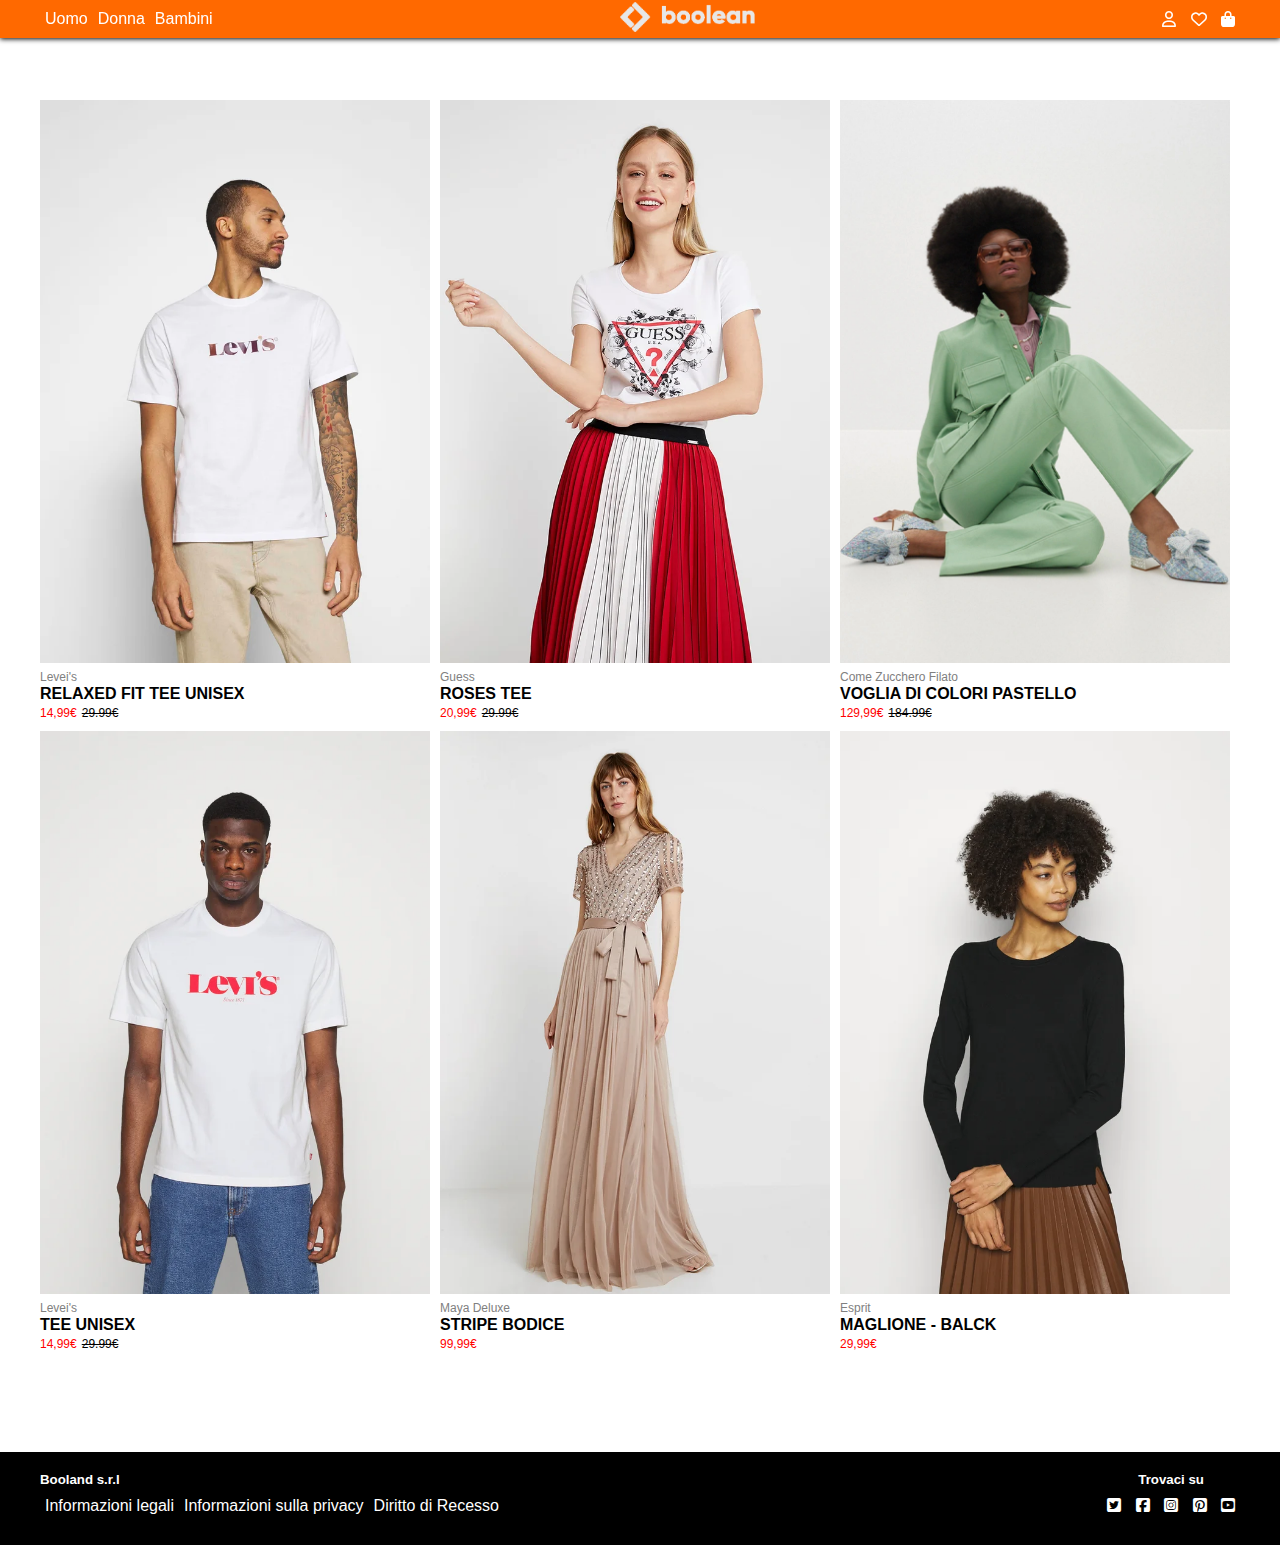
<file: index.html>
<!DOCTYPE html>
<html lang="en">

<head>
  <meta charset="UTF-8">
  <meta name="viewport" content="width=device-width, initial-scale=1.0">
  <link rel="stylesheet" href="https://cdnjs.cloudflare.com/ajax/libs/font-awesome/6.7.2/css/all.min.css"
    integrity="sha512-Evv84Mr4kqVGRNSgIGL/F/aIDqQb7xQ2vcrdIwxfjThSH8CSR7PBEakCr51Ck+w+/U6swU2Im1vVX0SVk9ABhg=="
    crossorigin="anonymous" referrerpolicy="no-referrer" />
  <link rel="stylesheet" href="css/style.css">
  <title>Boolando</title>
</head>

<body>
  <!-- header -->
  <header class="bg-orange position-fixed t-0">
    <div class="container">
      <div class="row space-between align-items">
        <div>
          <nav>
            <ul class="white row">
              <li>Uomo</li>
              <li>Donna</li>
              <li>Bambini</li>
            </ul>
          </nav>
        </div>
        <div>
          <img src="img/boolean-logo.png" alt="Logo" class="h-30">
        </div>
        <div>
          <i class="fa-regular fa-user white"></i>
          <i class="fa-regular fa-heart white"></i>
          <i class="fa-solid fa-bag-shopping white"></i>
        </div>
      </div>
    </div>
  </header>
  <!-- Main -->
  <main>
    <div class="container">
      <div class="card pt-100">
        <div class="col-33"><img src="img/1.webp" alt="1" class="w-100">
          <span class="small-text grey">Levei's</span>
          <h4>relaxed fit tee unisex</h4>
          <span class="small-text red">14,99&euro;</span><span class="sconto small-text">29.99&euro;</span>
        </div>
        <div class="col-33"><img src="img/2.webp" alt="2" class="w-100">
          <span class="small-text grey">Guess</span>
          <h4>roses tee</h4>
          <span class="small-text red">20,99&euro;</span><span class="sconto small-text">29.99&euro;</span>
        </div>
        <div class="col-33"><img src="img/3.webp" alt="3" class="w-100">
          <span class="small-text grey">Come Zucchero Filato</span>
          <h4>Voglia di colori pastello</h4>
          <span class="small-text red">129,99&euro;</span><span class="sconto small-text">184.99&euro;</span>
        </div>
        <div class="col-33"><img src="img/4.webp" alt="4" class="w-100">
          <span class="small-text grey">Levei's</span>
          <h4>tee unisex</h4>
          <span class="small-text red">14,99&euro;</span><span class="sconto small-text">29.99&euro;</span>
        </div>
        <div class="col-33"><img src="img/5.webp" alt="5" class="w-100">
          <span class="small-text grey">Maya Deluxe</span>
          <h4>Stripe bodice</h4>
          <span class="small-text red">99,99&euro;</span>
        </div>
        <div class="col-33"><img src="img/6.webp" alt="6" class="w-100">
          <span class="small-text grey">Esprit</span>
          <h4>maglione - balck</h4>
          <span class="small-text red">29,99&euro;</span>
        </div>
      </div>
    </div>
  </main>
  <!-- Footer -->
  <footer class="bg-black border-bottom white">
    <div class="container">
      <div class="row space-between py-20">
        <div>
          <h5>Booland s.r.l</h5>
          <ul class="row">
            <li>Informazioni legali</li>
            <li>Informazioni sulla privacy</li>
            <li>Diritto di Recesso</li>
          </ul>
        </div>
        <div>
          <h5 class="text-center">Trovaci su</h5>
          <i class="fa-brands fa-square-twitter"></i>
          <i class="fa-brands fa-square-facebook"></i>
          <i class="fa-brands fa-square-instagram"></i>
          <i class="fa-brands fa-square-pinterest"></i>
          <i class="fa-brands fa-square-youtube"></i>

        </div>
      </div>
    </div>

  </footer>
</body>

</html>
</file>
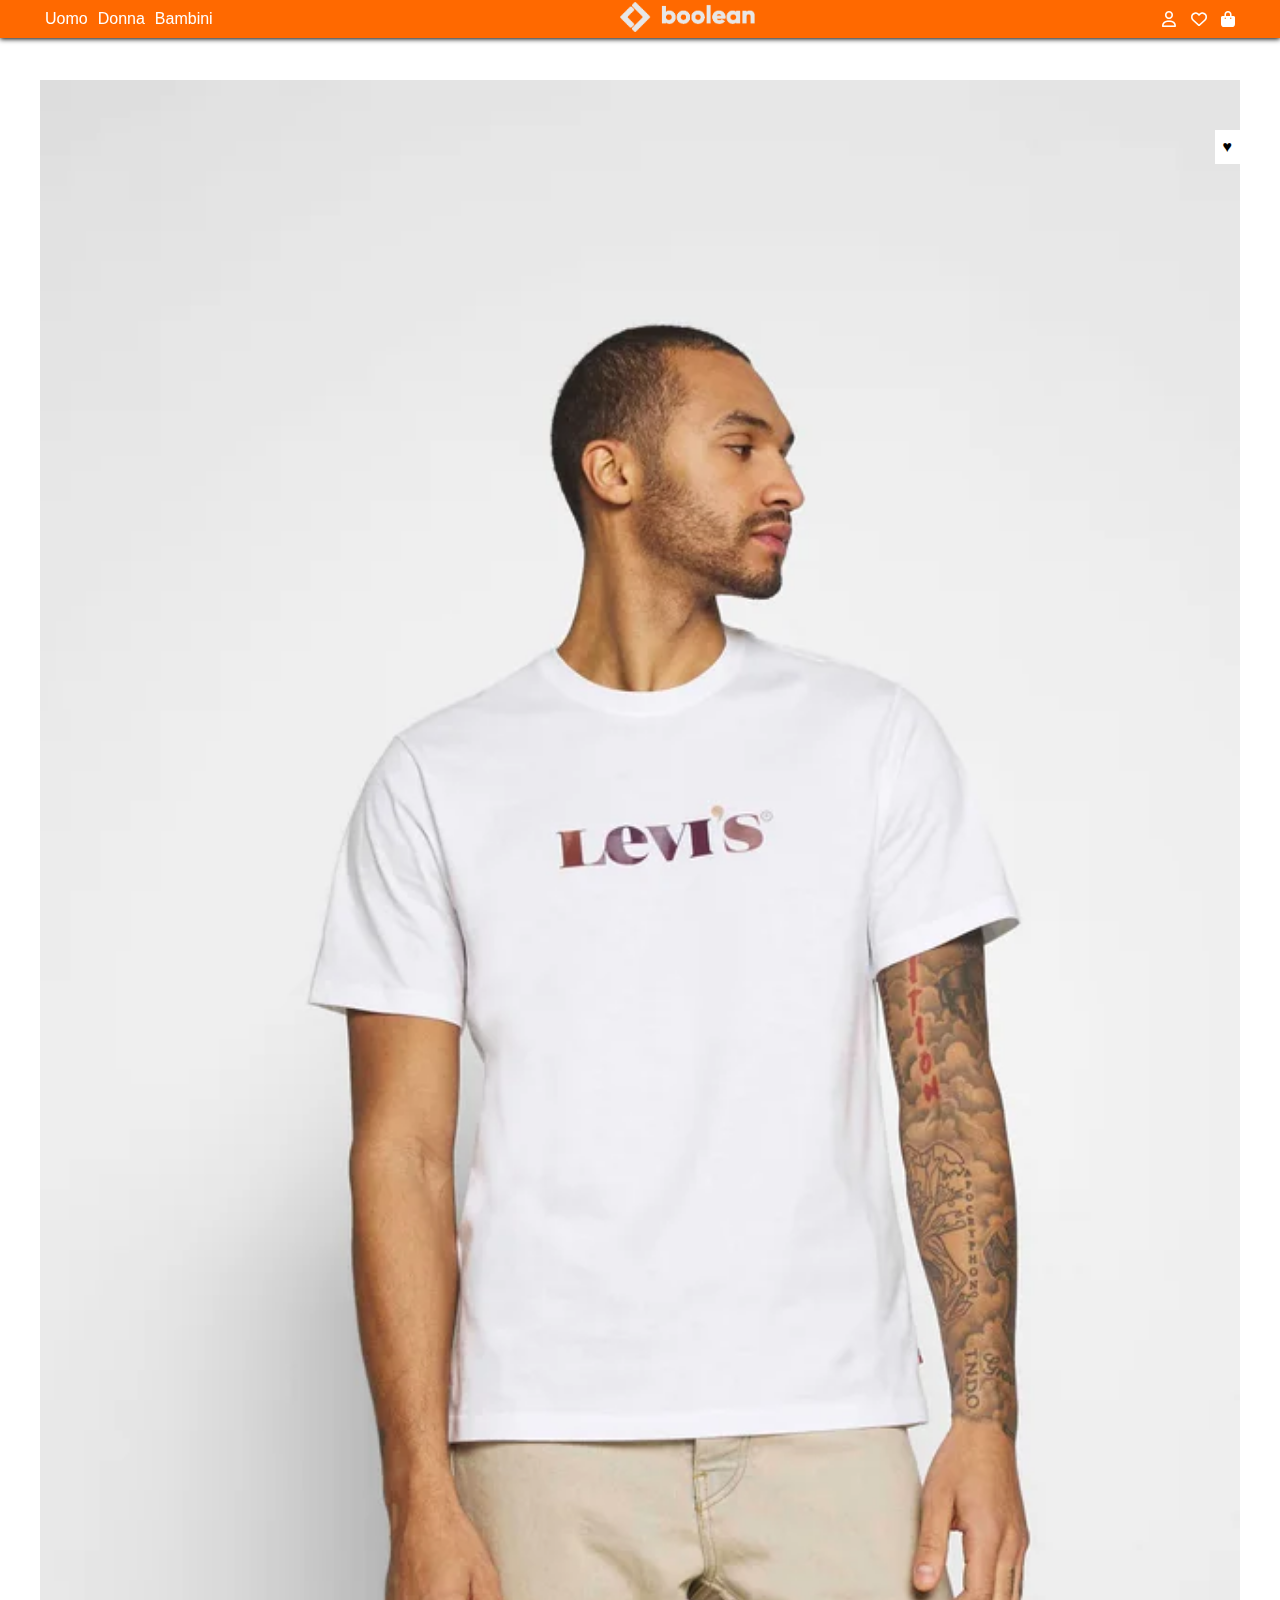
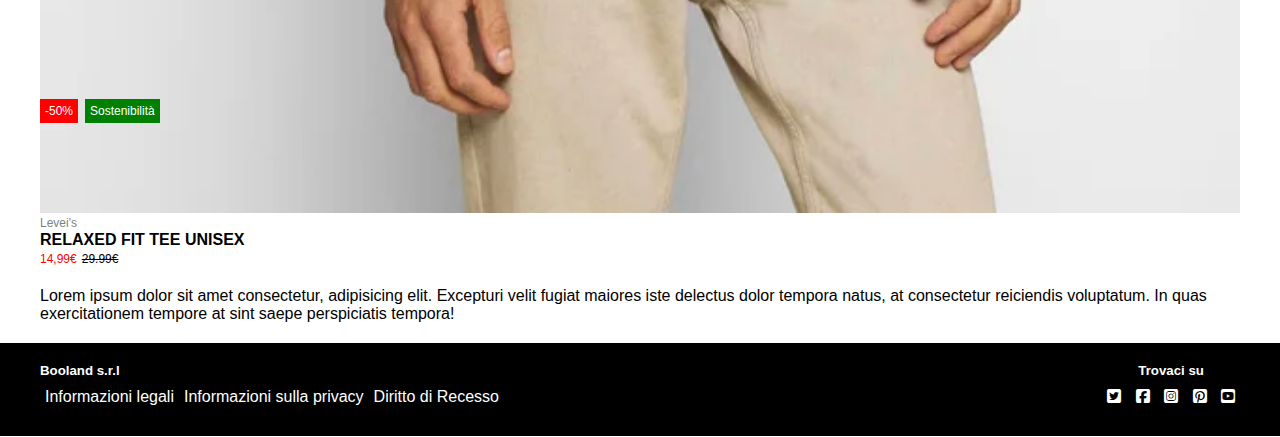
<file: index2.html>
<!DOCTYPE html>
<html lang="en">

<head>
  <meta charset="UTF-8">
  <meta name="viewport" content="width=device-width, initial-scale=1.0">
  <link rel="stylesheet" href="https://cdnjs.cloudflare.com/ajax/libs/font-awesome/6.7.2/css/all.min.css"
    integrity="sha512-Evv84Mr4kqVGRNSgIGL/F/aIDqQb7xQ2vcrdIwxfjThSH8CSR7PBEakCr51Ck+w+/U6swU2Im1vVX0SVk9ABhg=="
    crossorigin="anonymous" referrerpolicy="no-referrer" />
  <link rel="stylesheet" href="css/style.css">
  <title>Relaxed Fit Tee Unisex</title>
</head>

<body>
  <!-- header -->
  <header class="bg-orange position-fixed t-0">
    <div class="container">
      <div class="row space-between align-items">
        <div>
          <nav>
            <ul class="white row">
              <li>Uomo</li>
              <li>Donna</li>
              <li>Bambini</li>
            </ul>
          </nav>
        </div>
        <a href="index.html">
          <img src="img/boolean-logo.png" alt="Logo" class="h-30">
        </a>
        <div>
          <i class="fa-regular fa-user white"></i>
          <i class="fa-regular fa-heart white"></i>
          <i class="fa-solid fa-bag-shopping white"></i>
        </div>
      </div>
    </div>
  </header>
  <!-- main -->
  <main>
    <div class="container">
      <div class="col-100 position-relative h-100">
        <img src="img/1.webp" alt="1" class="w-100 front-img mt-80">
        <img src="img/1b.webp" alt="1b" class="w-100 back-img mt-80">
        <span class="position-absolute bg-red white left-0 bottom-200 p-5 small-text">-50%</span>
        <span class="position-absolute bg-green white left-45 bottom-200 p-5 small-text">Sostenibilità</span>
        <span class="position-absolute bg-white top-50 right-0 p-8 heart">&hearts;</span>
        <span class="small-text grey">Levei's</span>
        <h4>relaxed fit tee unisex</h4>
        <span class="small-text red">14,99&euro;</span><span class="sconto small-text">29.99&euro;</span>
        <p>Lorem ipsum dolor sit amet consectetur, adipisicing elit. Excepturi velit fugiat maiores iste delectus dolor
          tempora natus, at consectetur reiciendis voluptatum. In quas exercitationem tempore at sint saepe perspiciatis
          tempora!</p>
      </div>
    </div>
  </main>
  <!-- footer -->
  <footer class="bg-black border-bottom white">
    <div class="container">
      <div class="row space-between py-20">
        <div>
          <h5>Booland s.r.l</h5>
          <ul class="row">
            <li>Informazioni legali</li>
            <li>Informazioni sulla privacy</li>
            <li>Diritto di Recesso</li>
          </ul>
        </div>
        <div>
          <h5 class="text-center">Trovaci su</h5>
          <i class="fa-brands fa-square-twitter"></i>
          <i class="fa-brands fa-square-facebook"></i>
          <i class="fa-brands fa-square-instagram"></i>
          <i class="fa-brands fa-square-pinterest"></i>
          <i class="fa-brands fa-square-youtube"></i>
        </div>
      </div>
    </div>

  </footer>
</body>

</html>
</file>
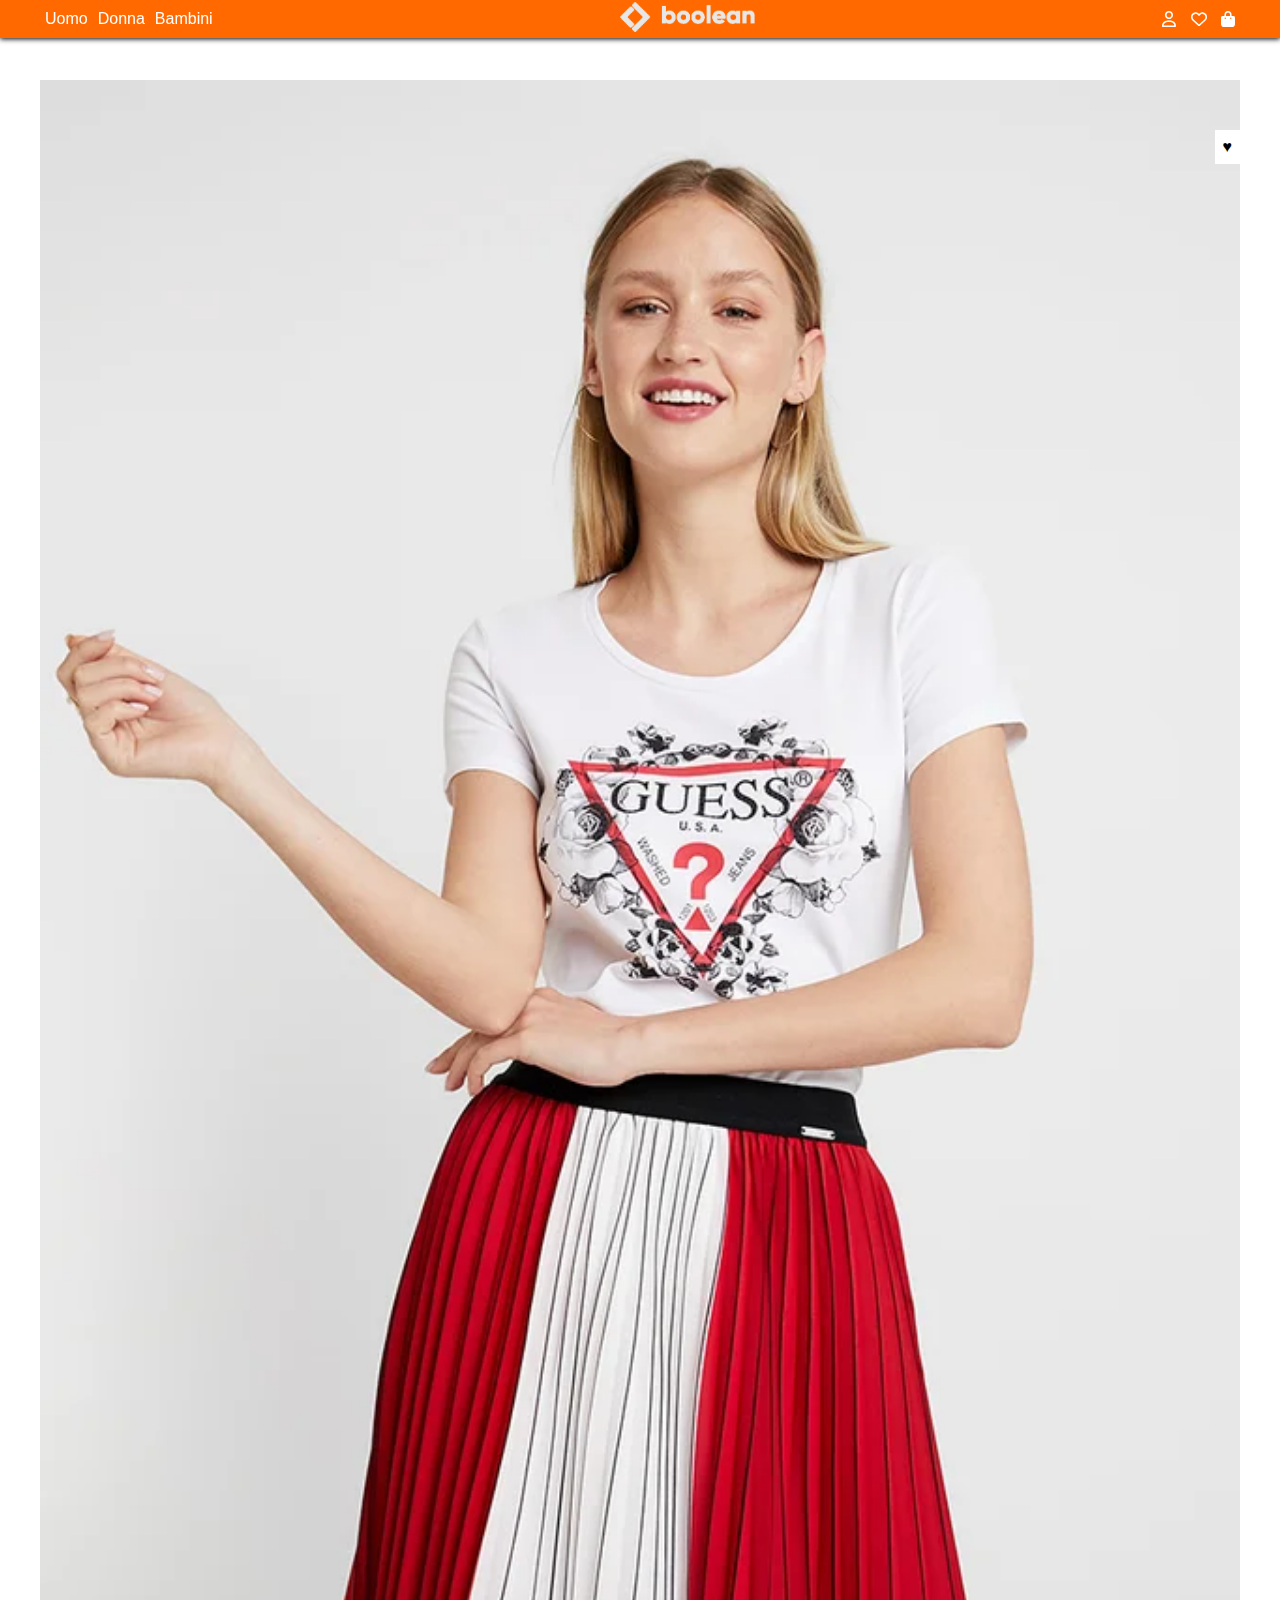
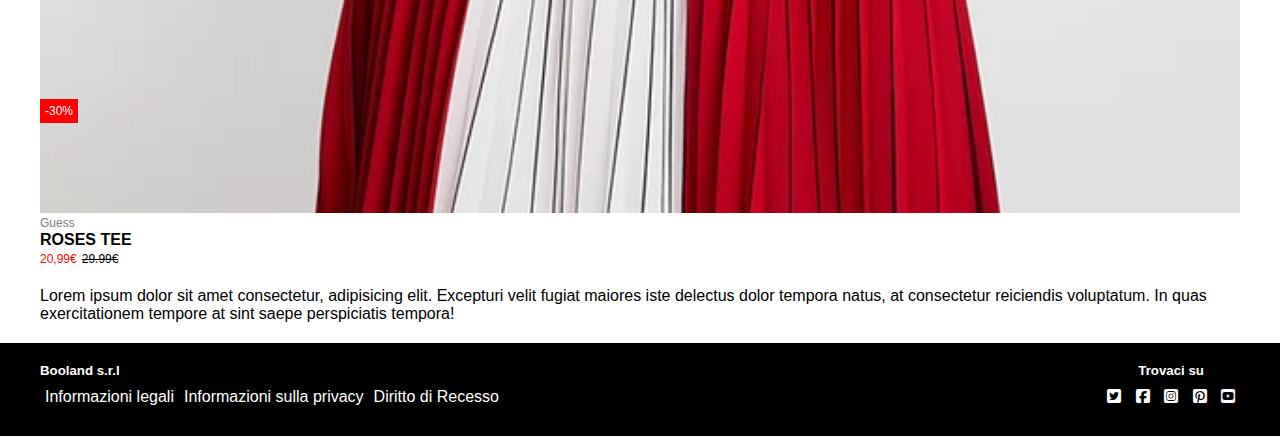
<file: index3.html>
<!DOCTYPE html>
<html lang="en">

<head>
  <meta charset="UTF-8">
  <meta name="viewport" content="width=device-width, initial-scale=1.0">
  <link rel="stylesheet" href="https://cdnjs.cloudflare.com/ajax/libs/font-awesome/6.7.2/css/all.min.css"
    integrity="sha512-Evv84Mr4kqVGRNSgIGL/F/aIDqQb7xQ2vcrdIwxfjThSH8CSR7PBEakCr51Ck+w+/U6swU2Im1vVX0SVk9ABhg=="
    crossorigin="anonymous" referrerpolicy="no-referrer" />
  <link rel="stylesheet" href="css/style.css">
  <title>Roses Tee</title>
</head>

<body>
  <!-- header -->
  <header class="bg-orange position-fixed t-0">
    <div class="container">
      <div class="row space-between align-items">
        <div>
          <nav>
            <ul class="white row">
              <li>Uomo</li>
              <li>Donna</li>
              <li>Bambini</li>
            </ul>
          </nav>
        </div>
        <a href="index.html">
          <img src="img/boolean-logo.png" alt="Logo" class="h-30">
        </a>
        <div>
          <i class="fa-regular fa-user white"></i>
          <i class="fa-regular fa-heart white"></i>
          <i class="fa-solid fa-bag-shopping white"></i>
        </div>
      </div>
    </div>
  </header>
  <!-- main -->
  <main>
    <div class="container">
      <div class="col-100 position-relative h-100">
        <img src="img/2.webp" alt="2" class="w-100 front-img mt-80">
        <img src="img/2b.webp" alt="1b" class="w-100 back-img mt-80">
        <span class="position-absolute bg-red white left-0 bottom-200 p-5 small-text">-30%</span>
        <span class="position-absolute bg-white top-50 right-0 p-8 heart">&hearts;</span>
        <span class="small-text grey">Guess</span>
        <h4>roses tee</h4>
        <span class="small-text red">20,99&euro;</span><span class="sconto small-text">29.99&euro;</span>
        <p>Lorem ipsum dolor sit amet consectetur, adipisicing elit. Excepturi velit fugiat maiores iste delectus dolor
          tempora natus, at consectetur reiciendis voluptatum. In quas exercitationem tempore at sint saepe perspiciatis
          tempora!</p>
      </div>
    </div>
  </main>
  <!-- footer -->
  <footer class="bg-black border-bottom white">
    <div class="container">
      <div class="row space-between py-20">
        <div>
          <h5>Booland s.r.l</h5>
          <ul class="row">
            <li>Informazioni legali</li>
            <li>Informazioni sulla privacy</li>
            <li>Diritto di Recesso</li>
          </ul>
        </div>
        <div>
          <h5 class="text-center">Trovaci su</h5>
          <i class="fa-brands fa-square-twitter"></i>
          <i class="fa-brands fa-square-facebook"></i>
          <i class="fa-brands fa-square-instagram"></i>
          <i class="fa-brands fa-square-pinterest"></i>
          <i class="fa-brands fa-square-youtube"></i>

        </div>
      </div>
    </div>

  </footer>
</body>

</html>
</file>
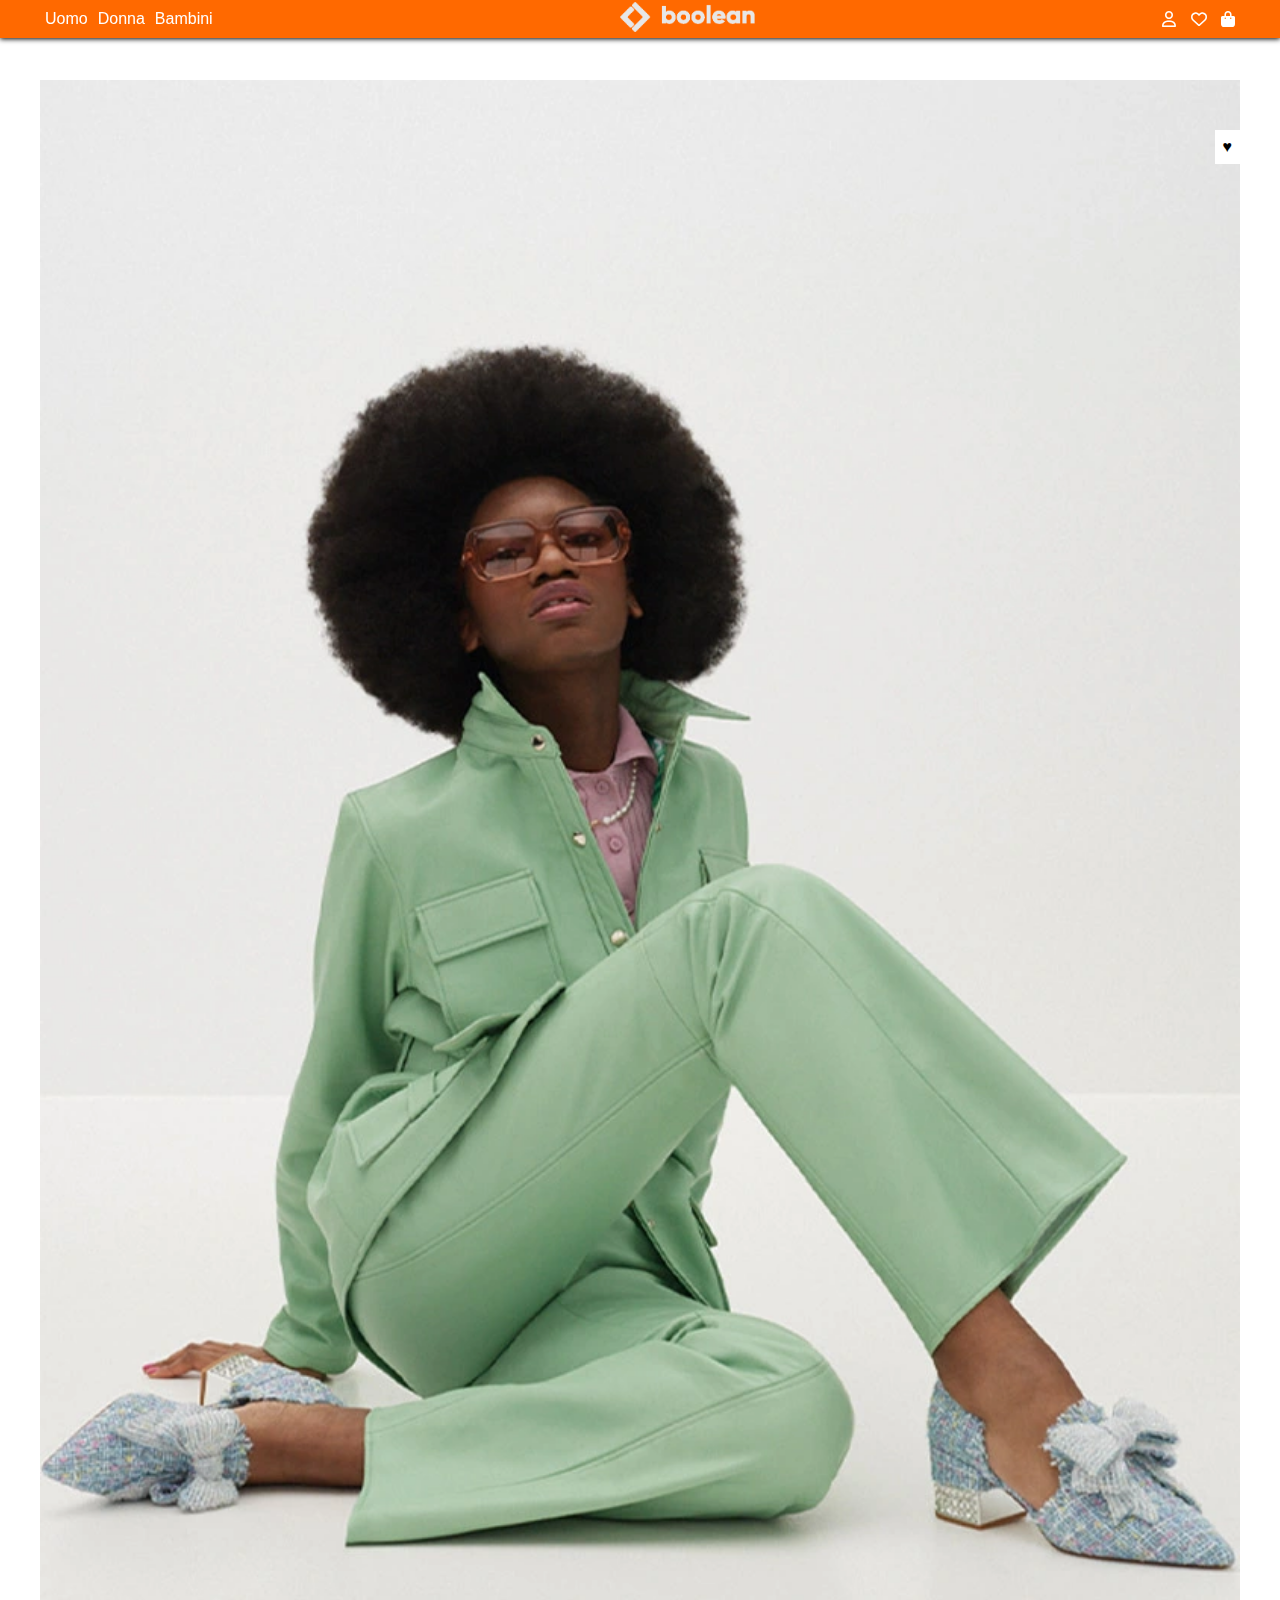
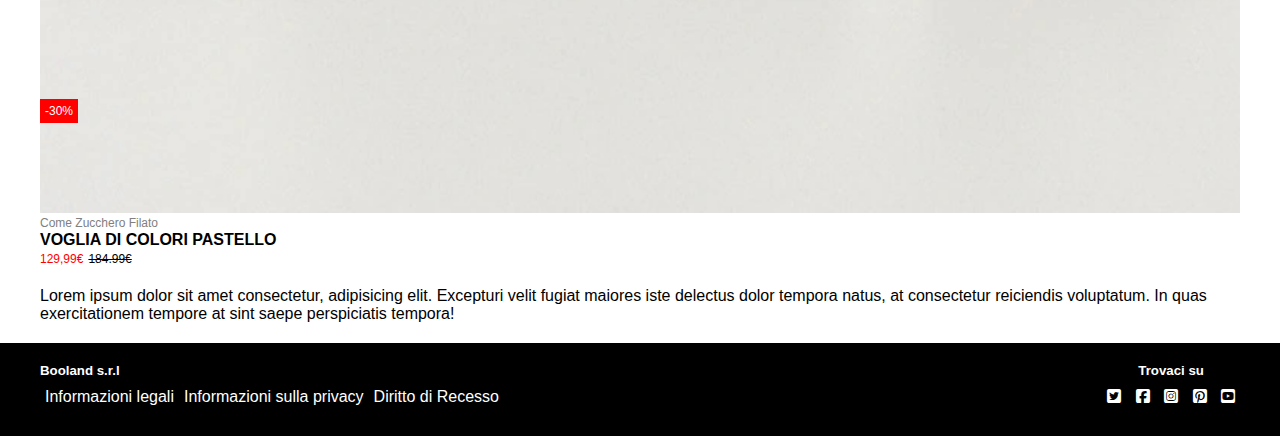
<file: index4.html>
<!DOCTYPE html>
<html lang="en">

<head>
  <meta charset="UTF-8">
  <meta name="viewport" content="width=device-width, initial-scale=1.0">
  <link rel="stylesheet" href="https://cdnjs.cloudflare.com/ajax/libs/font-awesome/6.7.2/css/all.min.css"
    integrity="sha512-Evv84Mr4kqVGRNSgIGL/F/aIDqQb7xQ2vcrdIwxfjThSH8CSR7PBEakCr51Ck+w+/U6swU2Im1vVX0SVk9ABhg=="
    crossorigin="anonymous" referrerpolicy="no-referrer" />
  <link rel="stylesheet" href="css/style.css">
  <title>Voglia di Coliri Pastello</title>
</head>

<body>
  <!-- header -->
  <header class="bg-orange position-fixed t-0">
    <div class="container">
      <div class="row space-between align-items">
        <div>
          <nav>
            <ul class="white row">
              <li>Uomo</li>
              <li>Donna</li>
              <li>Bambini</li>
            </ul>
          </nav>
        </div>
        <a href="index.html">
          <img src="img/boolean-logo.png" alt="Logo" class="h-30">
        </a>
        <div>
          <i class="fa-regular fa-user white"></i>
          <i class="fa-regular fa-heart white"></i>
          <i class="fa-solid fa-bag-shopping white"></i>
        </div>
      </div>
    </div>
  </header>
  <!-- main -->
  <main>
    <div class="container">
      <div class="col-100 position-relative">
        <img src="img/3.webp" alt="3" class="w-100 front-img mt-80">
        <img src="img/3b.webp" alt="1b" class="w-100 back-img mt-80">
        <span class="position-absolute bg-red white left-0 bottom-200 p-5 small-text">-30%</span>
        <span class="position-absolute bg-white top-50 right-0 p-8 heart">&hearts;</span>
        <span class="small-text grey">Come Zucchero Filato</span>
        <h4>Voglia di colori pastello</h4>
        <span class="small-text red">129,99&euro;</span><span class="sconto small-text">184.99&euro;</span>
        <p>Lorem ipsum dolor sit amet consectetur, adipisicing elit. Excepturi velit fugiat maiores iste delectus dolor
          tempora natus, at consectetur reiciendis voluptatum. In quas exercitationem tempore at sint saepe perspiciatis
          tempora!</p>
      </div>
    </div>
  </main>
  <!-- footer -->
  <footer class="bg-black border-bottom white">
    <div class="container">
      <div class="row space-between py-20">
        <div>
          <h5>Booland s.r.l</h5>
          <ul class="row">
            <li>Informazioni legali</li>
            <li>Informazioni sulla privacy</li>
            <li>Diritto di Recesso</li>
          </ul>
        </div>
        <div>
          <h5 class="text-center">Trovaci su</h5>
          <i class="fa-brands fa-square-twitter"></i>
          <i class="fa-brands fa-square-facebook"></i>
          <i class="fa-brands fa-square-instagram"></i>
          <i class="fa-brands fa-square-pinterest"></i>
          <i class="fa-brands fa-square-youtube"></i>

        </div>
      </div>
    </div>

  </footer>
</body>

</html>
</file>
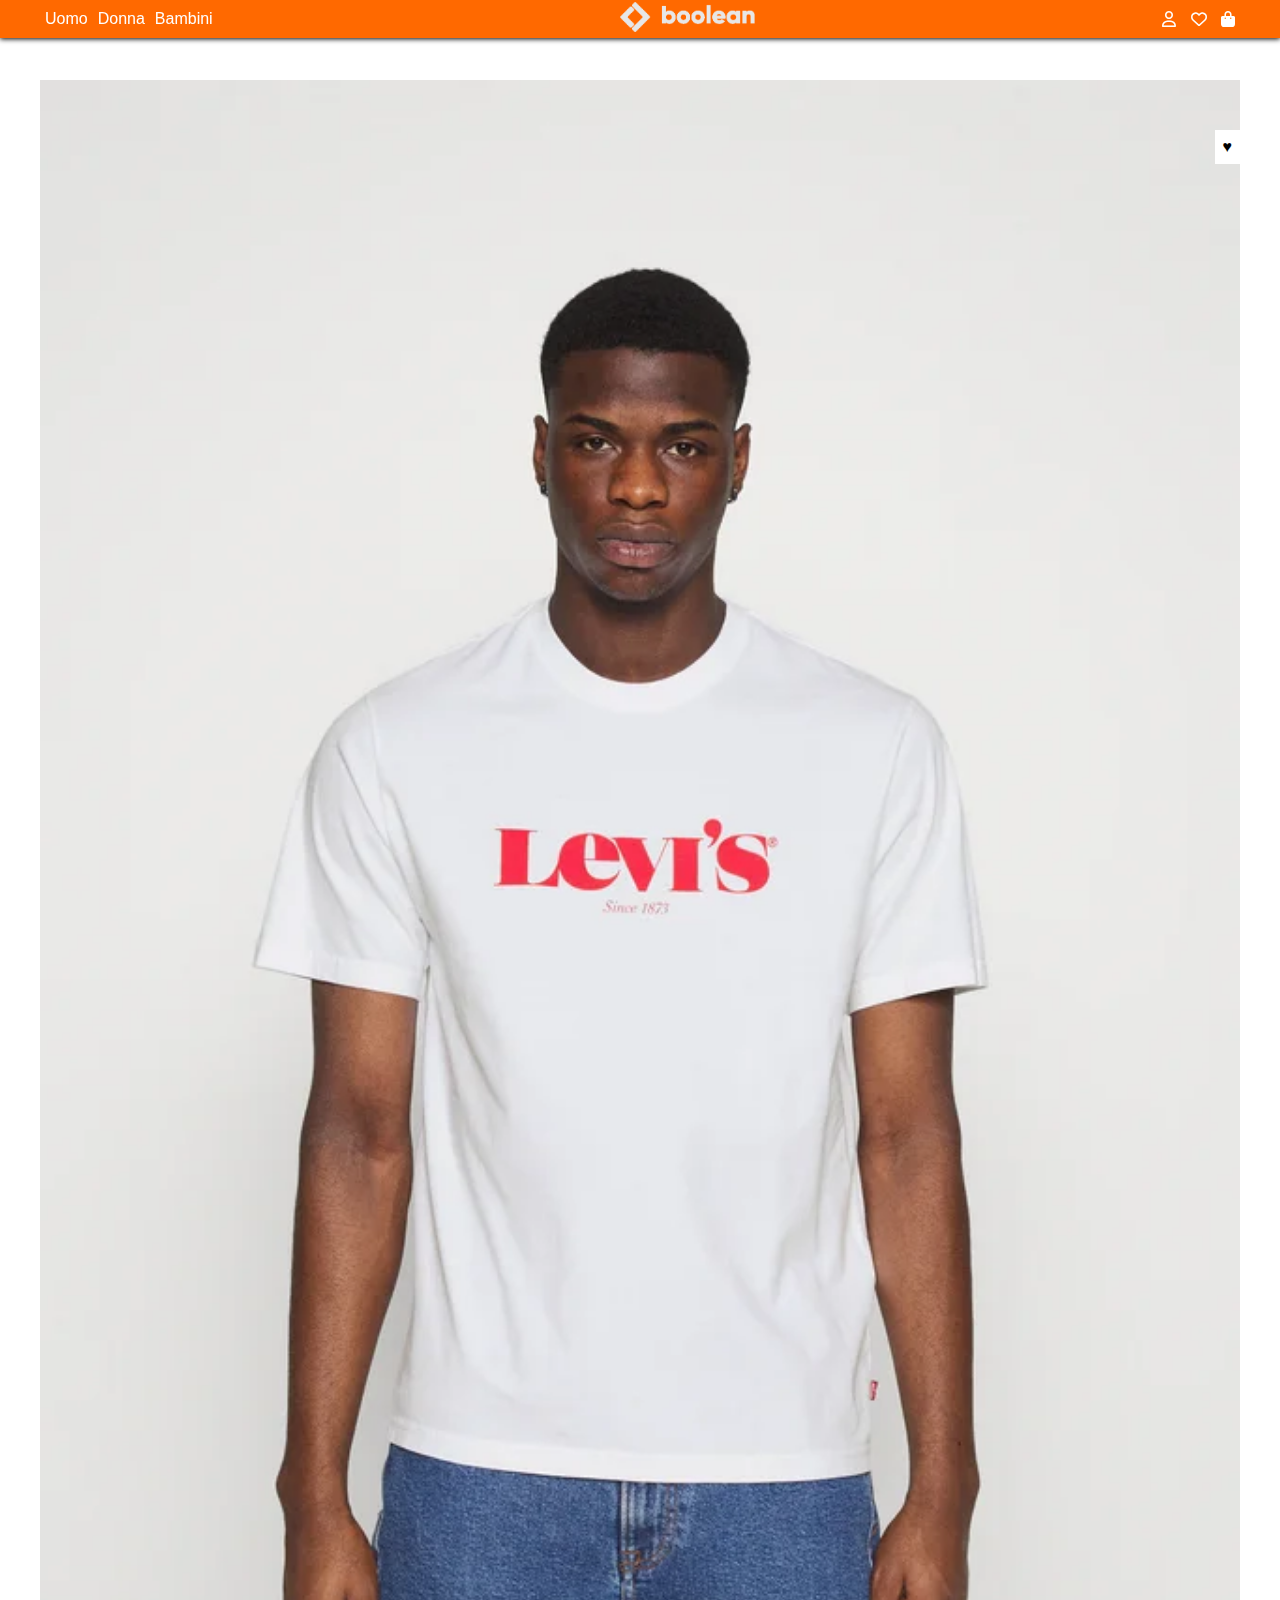
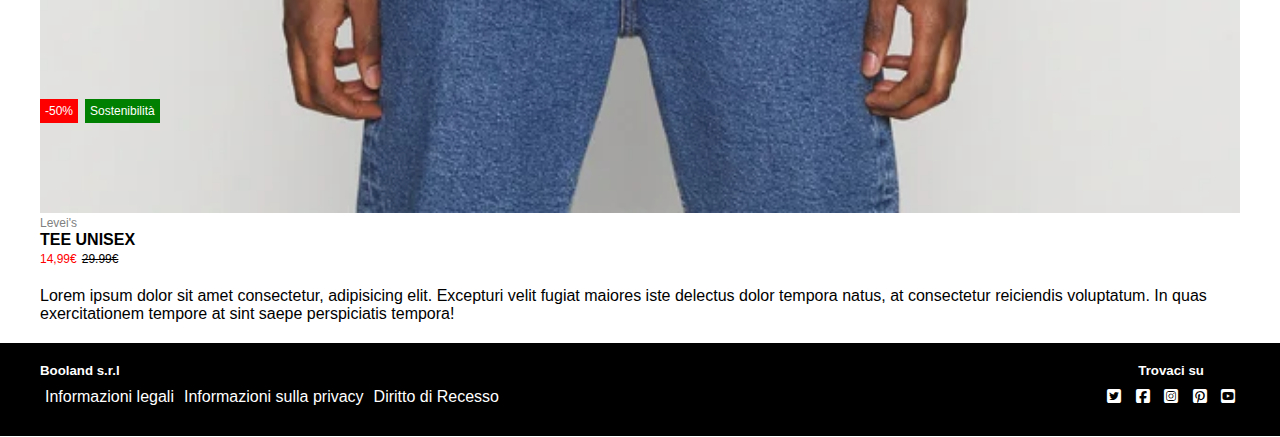
<file: index5.html>
<!DOCTYPE html>
<html lang="en">

<head>
  <meta charset="UTF-8">
  <meta name="viewport" content="width=device-width, initial-scale=1.0">
  <link rel="stylesheet" href="https://cdnjs.cloudflare.com/ajax/libs/font-awesome/6.7.2/css/all.min.css"
    integrity="sha512-Evv84Mr4kqVGRNSgIGL/F/aIDqQb7xQ2vcrdIwxfjThSH8CSR7PBEakCr51Ck+w+/U6swU2Im1vVX0SVk9ABhg=="
    crossorigin="anonymous" referrerpolicy="no-referrer" />
  <link rel="stylesheet" href="css/style.css">
  <title>Tee Unisex</title>
</head>

<body>
  <!-- header -->
  <header class="bg-orange position-fixed t-0">
    <div class="container">
      <div class="row space-between align-items">
        <div>
          <nav>
            <ul class="white row">
              <li>Uomo</li>
              <li>Donna</li>
              <li>Bambini</li>
            </ul>
          </nav>
        </div>
        <a href="index.html">
          <img src="img/boolean-logo.png" alt="Logo" class="h-30">
        </a>
        <div>
          <i class="fa-regular fa-user white"></i>
          <i class="fa-regular fa-heart white"></i>
          <i class="fa-solid fa-bag-shopping white"></i>
        </div>
      </div>
    </div>
  </header>
  <!-- main -->
  <main>
    <div class="container">
      <div class="col-100 position-relative">
        <img src="img/4.webp" alt="4" class="w-100 front-img mt-80">
        <img src="img/4b.webp" alt="1b" class="w-100 back-img mt-80">
        <span class="position-absolute bg-red white left-0 bottom-200 p-5 small-text">-50%</span>
        <span class="position-absolute bg-green white left-45 bottom-200 p-5 small-text">Sostenibilità</span>
        <span class="position-absolute bg-white top-50 right-0 p-8 heart">&hearts;</span>
        <span class="small-text grey">Levei's</span>
        <h4>tee unisex</h4>
        <span class="small-text red">14,99&euro;</span><span class="sconto small-text">29.99&euro;</span>
        <p>Lorem ipsum dolor sit amet consectetur, adipisicing elit. Excepturi velit fugiat maiores iste delectus dolor
          tempora natus, at consectetur reiciendis voluptatum. In quas exercitationem tempore at sint saepe perspiciatis
          tempora!</p>
      </div>
    </div>
  </main>
  <!-- footer -->
  <footer class="bg-black border-bottom white">
    <div class="container">
      <div class="row space-between py-20">
        <div>
          <h5>Booland s.r.l</h5>
          <ul class="row">
            <li>Informazioni legali</li>
            <li>Informazioni sulla privacy</li>
            <li>Diritto di Recesso</li>
          </ul>
        </div>
        <div>
          <h5 class="text-center">Trovaci su</h5>
          <i class="fa-brands fa-square-twitter"></i>
          <i class="fa-brands fa-square-facebook"></i>
          <i class="fa-brands fa-square-instagram"></i>
          <i class="fa-brands fa-square-pinterest"></i>
          <i class="fa-brands fa-square-youtube"></i>

        </div>
      </div>
    </div>

  </footer>
</body>

</html>
</file>
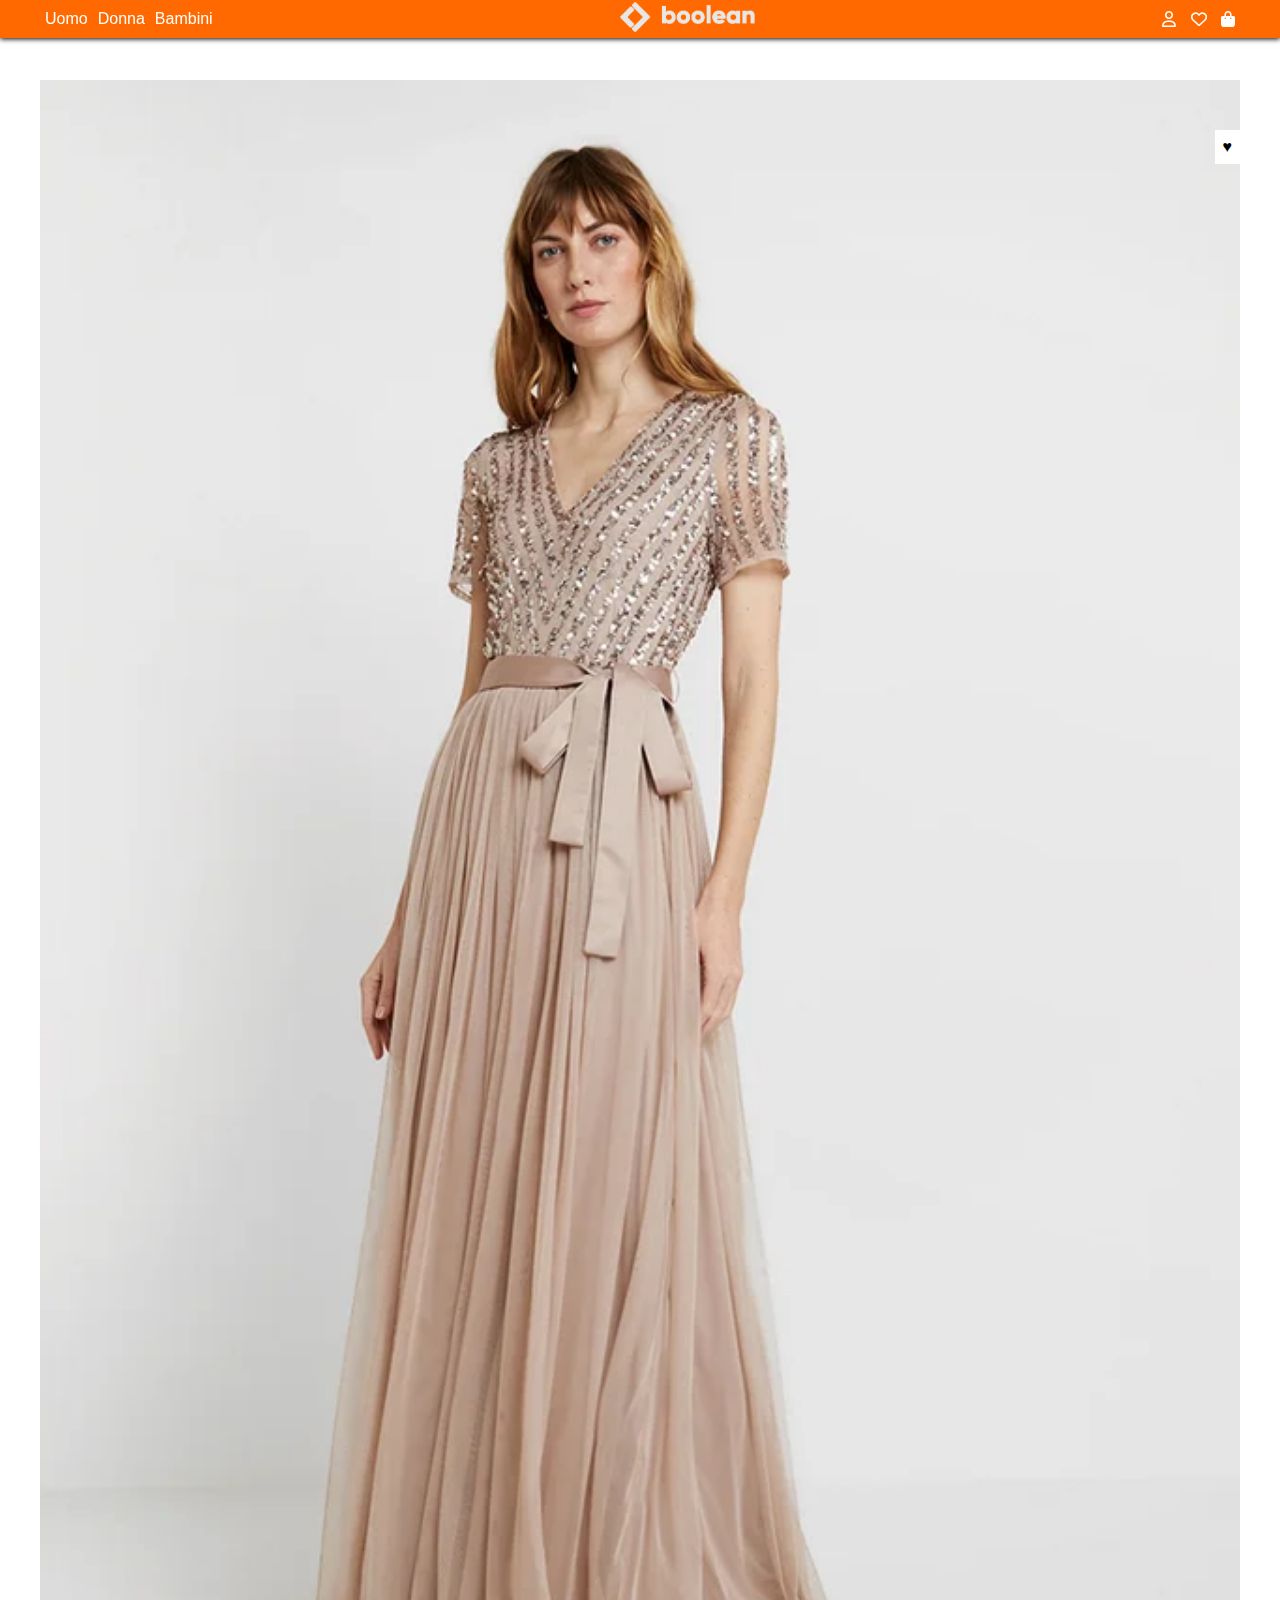
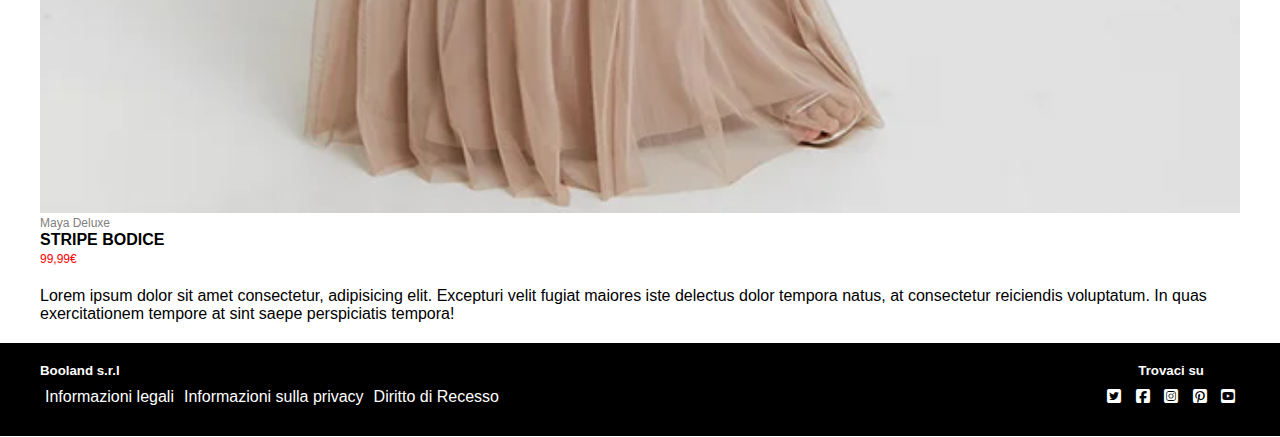
<file: index6.html>
<!DOCTYPE html>
<html lang="en">

<head>
  <meta charset="UTF-8">
  <meta name="viewport" content="width=device-width, initial-scale=1.0">
  <link rel="stylesheet" href="https://cdnjs.cloudflare.com/ajax/libs/font-awesome/6.7.2/css/all.min.css"
    integrity="sha512-Evv84Mr4kqVGRNSgIGL/F/aIDqQb7xQ2vcrdIwxfjThSH8CSR7PBEakCr51Ck+w+/U6swU2Im1vVX0SVk9ABhg=="
    crossorigin="anonymous" referrerpolicy="no-referrer" />
  <link rel="stylesheet" href="css/style.css">
  <title>Stripe Bodice</title>
</head>

<body>
  <!-- header -->
  <header class="bg-orange position-fixed t-0">
    <div class="container">
      <div class="row space-between align-items">
        <div>
          <nav>
            <ul class="white row">
              <li>Uomo</li>
              <li>Donna</li>
              <li>Bambini</li>
            </ul>
          </nav>
        </div>
        <a href="index.html">
          <img src="img/boolean-logo.png" alt="Logo" class="h-30">
        </a>
        <div>
          <i class="fa-regular fa-user white"></i>
          <i class="fa-regular fa-heart white"></i>
          <i class="fa-solid fa-bag-shopping white"></i>
        </div>
      </div>
    </div>
  </header>
  <!-- main -->
  <main>
    <div class="container">
      <div class="col-100 position-relative">
        <img src="img/5.webp" alt="5" class="w-100 front-img mt-80">
        <img src="img/5b.webp" alt="1b" class="w-100 back-img mt-80">
        <span class="position-absolute bg-white top-50 right-0 p-8 heart">&hearts;</span>
        <span class="small-text grey">Maya Deluxe</span>
        <h4>Stripe bodice</h4>
        <span class="small-text red">99,99&euro;</span>
        <p>Lorem ipsum dolor sit amet consectetur, adipisicing elit. Excepturi velit fugiat maiores iste delectus dolor
          tempora natus, at consectetur reiciendis voluptatum. In quas exercitationem tempore at sint saepe perspiciatis
          tempora!</p>
      </div>
    </div>
  </main>
  <!-- footer -->
  <footer class="bg-black border-bottom white">
    <div class="container">
      <div class="row space-between py-20">
        <div>
          <h5>Booland s.r.l</h5>
          <ul class="row">
            <li>Informazioni legali</li>
            <li>Informazioni sulla privacy</li>
            <li>Diritto di Recesso</li>
          </ul>
        </div>
        <div>
          <h5 class="text-center">Trovaci su</h5>
          <i class="fa-brands fa-square-twitter"></i>
          <i class="fa-brands fa-square-facebook"></i>
          <i class="fa-brands fa-square-instagram"></i>
          <i class="fa-brands fa-square-pinterest"></i>
          <i class="fa-brands fa-square-youtube"></i>

        </div>
      </div>
    </div>

  </footer>
</body>

</html>
</file>
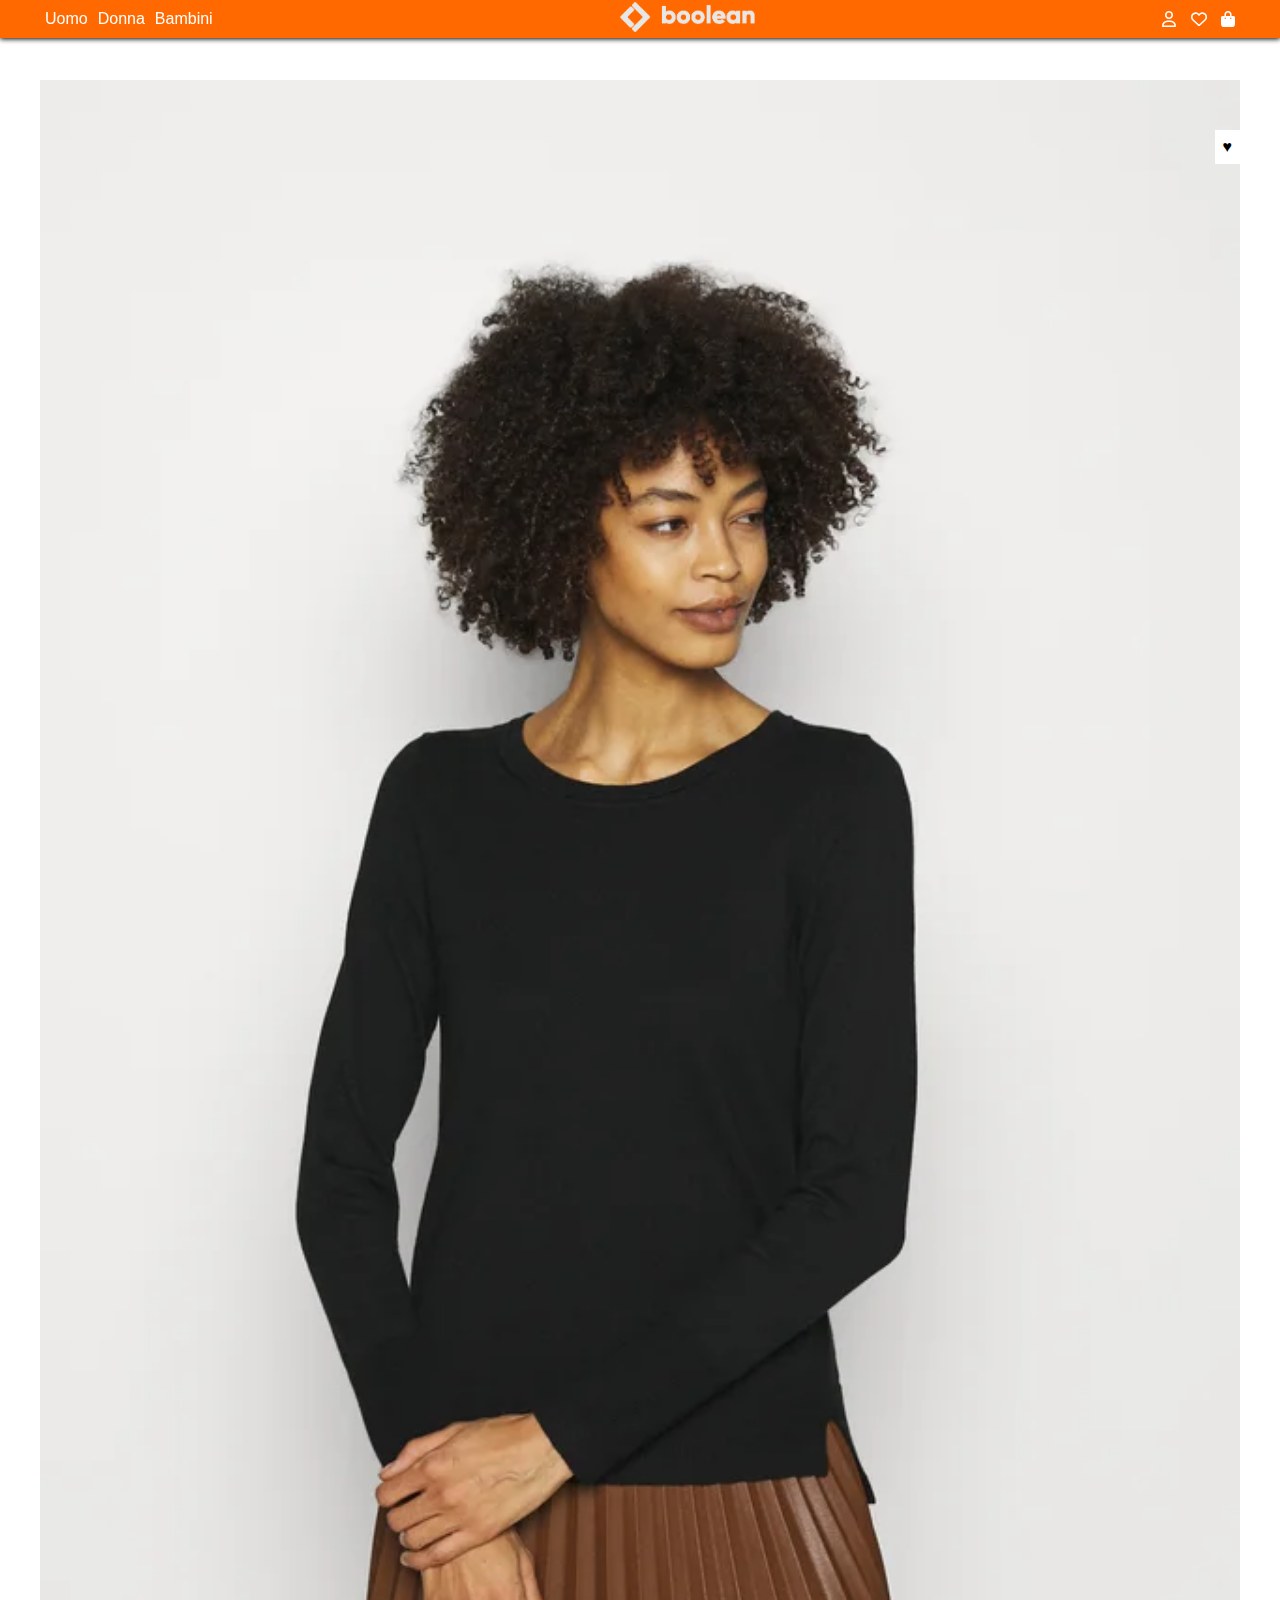
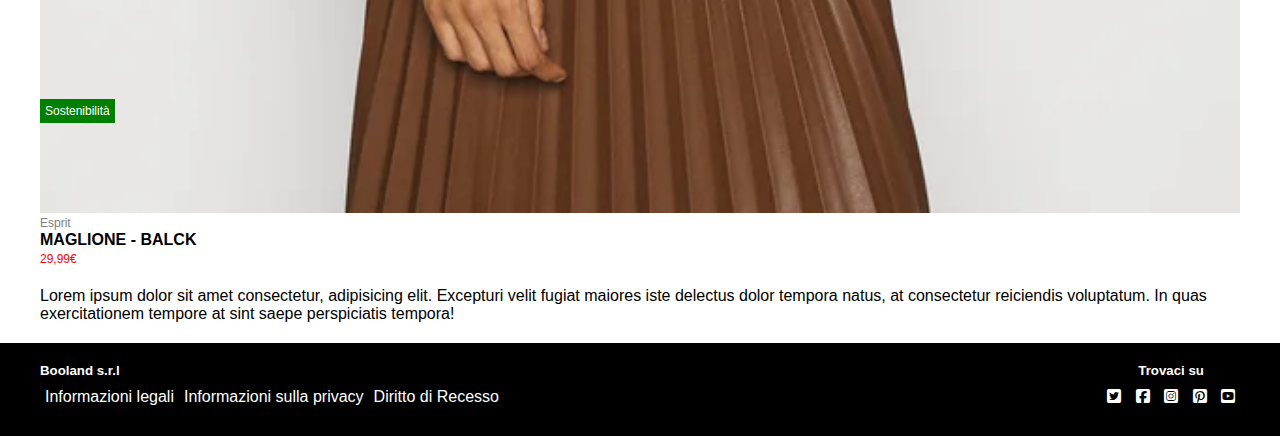
<file: index7.html>
<!DOCTYPE html>
<html lang="en">

<head>
  <meta charset="UTF-8">
  <meta name="viewport" content="width=device-width, initial-scale=1.0">
  <link rel="stylesheet" href="https://cdnjs.cloudflare.com/ajax/libs/font-awesome/6.7.2/css/all.min.css"
    integrity="sha512-Evv84Mr4kqVGRNSgIGL/F/aIDqQb7xQ2vcrdIwxfjThSH8CSR7PBEakCr51Ck+w+/U6swU2Im1vVX0SVk9ABhg=="
    crossorigin="anonymous" referrerpolicy="no-referrer" />
  <link rel="stylesheet" href="css/style.css">
  <title>Maglione - Black</title>
</head>

<body>
  <!-- header -->
  <header class="bg-orange position-fixed t-0">
    <div class="container">
      <div class="row space-between align-items">
        <div>
          <nav>
            <ul class="white row">
              <li>Uomo</li>
              <li>Donna</li>
              <li>Bambini</li>
            </ul>
          </nav>
        </div>
        <a href="index.html">
          <img src="img/boolean-logo.png" alt="Logo" class="h-30">
        </a>
        <div>
          <i class="fa-regular fa-user white"></i>
          <i class="fa-regular fa-heart white"></i>
          <i class="fa-solid fa-bag-shopping white"></i>
        </div>
      </div>
    </div>
  </header>
  <!-- main -->
  <main>
    <div class="container">
      <div class="col-100 position-relative">
        <img src="img/6.webp" alt="6" class="w-100 front-img mt-80">
        <img src="img/6b.webp" alt="1b" class="w-100 back-img mt-80">
        <span class="position-absolute bg-green white left-0 bottom-200 p-5 small-text">Sostenibilità</span>
        <span class="position-absolute bg-white top-50 right-0 p-8 heart">&hearts;</span>
        <span class="small-text grey">Esprit</span>
        <h4>maglione - balck</h4>
        <span class="small-text red">29,99&euro;</span>
        <p>Lorem ipsum dolor sit amet consectetur, adipisicing elit. Excepturi velit fugiat maiores iste delectus dolor
          tempora natus, at consectetur reiciendis voluptatum. In quas exercitationem tempore at sint saepe perspiciatis
          tempora!</p>
      </div>
    </div>
  </main>
  <!-- footer -->
  <footer class="bg-black border-bottom white">
    <div class="container">
      <div class="row space-between py-20">
        <div>
          <h5>Booland s.r.l</h5>
          <ul class="row">
            <li>Informazioni legali</li>
            <li>Informazioni sulla privacy</li>
            <li>Diritto di Recesso</li>
          </ul>
        </div>
        <div>
          <h5 class="text-center">Trovaci su</h5>
          <i class="fa-brands fa-square-twitter"></i>
          <i class="fa-brands fa-square-facebook"></i>
          <i class="fa-brands fa-square-instagram"></i>
          <i class="fa-brands fa-square-pinterest"></i>
          <i class="fa-brands fa-square-youtube"></i>

        </div>
      </div>
    </div>

  </footer>
</body>

</html>
</file>
<file: css/style.css>
* {
  margin: 0;
  padding: 0;
  box-sizing: border-box;
}

.container {
  max-width: 1200px;
  margin: 0 auto;
}

.row {
  display: flex;
}

.card {
  display: flex;
  flex-wrap: wrap;
  gap: 10px;
}

body {
  font-family: Arial, Helvetica, sans-serif;
}

/* Header */

ul {
  list-style: none;
}

li,
i {
  padding: 10px 5px;
}

header {
  position: fixed;
  top: 0;
  width: 100%;
  box-shadow: 0px 1px 5px black;
  z-index: 1;

}

/* Main */

.sconto {
  text-decoration: line-through;
  padding-left: 5px;
}

/* Background color */

.bg-orange {
  background-color: #ff6900;
}

.bg-black {
  background-color: black;
}

.bg-red {
  background-color: red;
}

.bg-green {
  background-color: green;
}

.bg-white {
  background-color: #fff;
}

/* color */

.white {
  color: #fff;
}

.grey {
  color: grey;
}

.red {
  color: red;
}

/* Utility */

.space-between {
  justify-content: space-between;
}

.align-items {
  align-items: center;
}

.h-30 {
  height: 30px;
}

.h-400 {
  height: 400px;
}

.h-1000 {
  height: 1000px;
}

.col-33 {
  width: calc(100% / 3 - 10px);
}

.col-100 {
  width: 100%;
}

.pt-100 {
  padding: 100px 0;
}

.h-100 {
  max-height: 100%;
}

.w-100 {
  width: 100%;
}

.small-text {
  font-size: 12px;
}

p {
  margin: 20px 0;
}

h4 {
  text-transform: uppercase;
}

.border-bottom {
  border-bottom: 1px solid white;
}

.text-center {
  text-align: center;
}

.py-20 {
  padding: 20px 0;
}

.position-relative {
  position: relative;
}

.position-absolute {
  position: absolute;
}

.left-0 {
  left: 0;
}

.left-45 {
  left: 45px;
}

.bottom-100 {
  bottom: 100px
}

.p-5 {
  padding: 5px;
}

.p-8 {
  padding: 8px;
}

.top-10 {
  top: 10px;
}

.right-0 {
  right: 0;
}

.heart:hover {
  color: red;
}

a {
  text-decoration: none;
}

.top-50 {
  top: 50px
}

.bottom-200 {
  bottom: 200px;
}

.mt-80 {
  margin-top: 80px;
}

/* Hover */

.front-img {
  display: block;
}

.back-img {
  display: none;
}

.col-33:hover .front-img {
  display: none;
}

.col-33:hover .back-img {
  display: block;
}

.col-100:hover .front-img {
  display: none;
}

.col-100:hover .back-img {
  display: block;
}
</file>
